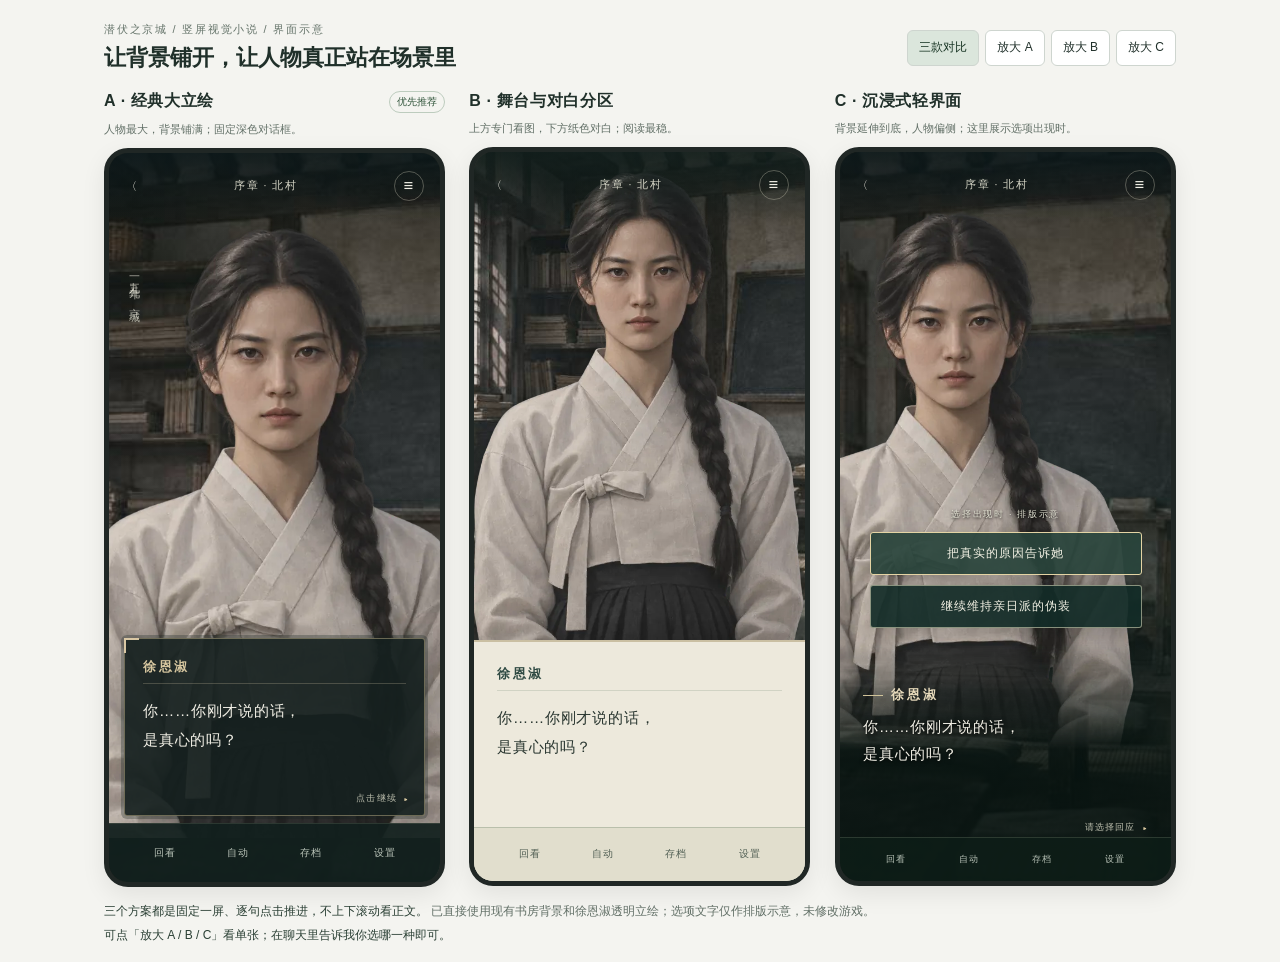
<file: docs/mobile-vn-reference/preview.html>
<!doctype html>
<html lang="zh-CN"><head><meta charset="utf-8"><meta name="viewport" content="width=device-width,initial-scale=1">
<title>潜伏之京城 · 手机竖屏界面方案</title>
<style>
*{box-sizing:border-box}body{margin:0;background:var(--background,#f4f4f0);color:var(--foreground,#20302a);font-family:"Microsoft YaHei","PingFang SC",sans-serif}button{font:inherit;cursor:pointer}.board{max-width:1120px;margin:auto;padding:22px 24px 18px}.intro{display:flex;align-items:center;justify-content:space-between;gap:14px;margin-bottom:17px}.eyebrow{font-size:11px;letter-spacing:.16em;color:var(--muted-foreground,#66756b);margin:0 0 6px}.intro h1{font-size:22px;line-height:1.4;margin:0;font-weight:600}.view-controls{display:flex;gap:6px;flex-wrap:wrap}.view-controls button{border:1px solid var(--border,#ced5cf);border-radius:6px;background:var(--card,#fff);color:var(--foreground,#20302a);padding:8px 11px;font-size:12px;min-height:36px}.view-controls button.active,.view-controls button:hover{background:var(--accent,#dbe6dc);color:var(--accent-foreground,#183524)}.cards{display:grid;grid-template-columns:repeat(3,minmax(0,1fr));gap:24px}.card{min-width:0}.label{display:flex;align-items:center;justify-content:space-between;gap:8px;margin-bottom:8px}.label h2{font-size:16px;margin:0;letter-spacing:.04em}.recommend{font-size:10px;border:1px solid var(--border,#bdccbe);border-radius:20px;padding:3px 7px;color:var(--foreground,#31553b)}.sub{font-size:11px;line-height:1.6;color:var(--muted-foreground,#627067);margin:0 0 10px}.phone{position:relative;width:100%;aspect-ratio:390/844;border:5px solid #202725;border-radius:24px;overflow:hidden;background:#17231e;box-shadow:0 8px 24px #00000014;container-type:inline-size;color-scheme:dark;color:#f4f1e8;isolation:isolate;--scene:url('[data-uri]');--person:url('[data-uri]')}.stage{position:absolute;inset:0;background-image:var(--scene);background-position:48% center;background-size:cover}.stage:after{content:"";position:absolute;inset:0;background:linear-gradient(#07110b42,transparent 35%,#07110b18 65%,#07110b9c)}.actor{position:absolute;background-image:var(--person);background-size:contain;background-position:center bottom;background-repeat:no-repeat;z-index:1;filter:drop-shadow(0 3px 8px #050e0c33)}.hud{position:absolute;top:0;left:0;right:0;z-index:4;display:flex;align-items:center;justify-content:space-between;padding:5.5cqw 5cqw 7cqw;background:linear-gradient(#0a171acc,transparent);font-size:3.3cqw;letter-spacing:.1em;color:#f0eee4}.hud .menu{display:grid;place-items:center;width:9cqw;height:9cqw;border:1px solid #d8d6c055;border-radius:50%;font-size:5cqw}.location{font-size:3.2cqw;color:#d3d3c4;letter-spacing:.14em}.dialogue{position:absolute;z-index:3;left:4.5%;right:4.5%;bottom:9%;height:24.5%;padding:6cqw 5.5cqw 4cqw;border:1px solid #d4c49570;background:#15201fea;box-shadow:0 0 0 3px #13201f48,0 6px 28px #0002;border-radius:3px}.name{font-size:4cqw;font-weight:600;letter-spacing:.2em;color:#d7c7a0;margin:0 0 3.8cqw;padding-bottom:2cqw;border-bottom:1px solid #c7bd9e44}.speech{font-size:4.6cqw;line-height:1.9;letter-spacing:.05em;margin:0;color:#f2f0e6;font-weight:400}.continue{position:absolute;bottom:3cqw;right:4.5cqw;display:flex;align-items:center;gap:2cqw;font-size:2.6cqw;letter-spacing:.13em;color:#bdbfae}.continue b{font-size:3.3cqw;font-weight:400;color:#d8c79f}.toolbar{position:absolute;left:0;bottom:0;right:0;height:8%;z-index:4;display:flex;align-items:center;justify-content:space-evenly;background:#12201eec;border-top:1px solid #c6c5a524;color:#b8c2b7;font-size:3cqw;letter-spacing:.1em}.toolbar span{padding:3cqw 2cqw}.a .actor{width:126%;height:88%;left:-13%;bottom:6%}.a .dialogue:before{content:"";position:absolute;width:4cqw;height:4cqw;border-left:2px solid #d9c7a4;border-top:2px solid #d9c7a4;left:-1px;top:-1px}.a .scene-note{position:absolute;left:5%;top:16%;z-index:2;writing-mode:vertical-rl;font-family:serif;font-size:3.3cqw;letter-spacing:.24em;color:#f0efe0aa}
.b .stage{bottom:32%;background-position:35% center}.b .actor{right:0;width:111%;height:69%;bottom:30%;background-position:right bottom}.b .dialogue{left:0;right:0;bottom:0;height:33%;border:0;border-top:2px solid #cabfa2;background:#ede9dc;color:#29352f;padding:7cqw 7cqw 13cqw;box-shadow:0 -12px 24px #0002;border-radius:0}.b .name{color:#2f4a43;border-color:#a9b3a26b;font-size:4cqw}.b .speech{color:#28352f}.b .continue{bottom:12.5cqw;color:#647469}.b .continue b{color:#3d5b4e}.b .toolbar{height:7.4%;background:#e1decd;color:#526055;border-top:1px solid #b9bfab}.b .hud{background:linear-gradient(#101e1ccc,transparent)}.b .stage:after{background:linear-gradient(#06181322,transparent 45%,#061a1438)}
.c .stage{background-position:59% center}.c .stage:after{background:linear-gradient(#04161333,transparent 30%,#03191555 56%,#06120fe6 85%)}.c .actor{width:111%;height:80%;left:-22%;bottom:18%;background-position:center bottom}.c .dialogue{left:0;right:0;bottom:6%;height:23%;padding:5cqw 7cqw 3cqw;border:0;background:transparent;box-shadow:none}.c .name{color:#e7dabb;border:0;margin-bottom:3cqw;padding-bottom:0}.c .name:before{content:"";display:inline-block;width:6cqw;height:1px;vertical-align:middle;background:#d0c399;margin-right:2.5cqw}.c .speech{font-size:4.5cqw;line-height:1.85;text-shadow:0 1px 4px #000}.c .toolbar{height:6%;background:#0d1e17c9;border-color:#d4d6b728;font-size:2.8cqw}.c .continue{bottom:1cqw;right:7cqw}.choice-stack{position:absolute;z-index:4;top:49%;left:9%;right:9%;display:grid;gap:2.8cqw}.choice-caption{text-align:center;color:#e6e6d6;font-size:2.6cqw;letter-spacing:.2em;margin-bottom:.5cqw;text-shadow:0 1px 3px #000}.choice{min-height:12cqw;border:1px solid #d2d2b39c;background:#122b27e8;color:#f2f1e4;border-radius:3px;display:flex;align-items:center;justify-content:center;padding:3.4cqw 3cqw;font-size:3.65cqw;line-height:1.55;letter-spacing:.08em;box-shadow:0 4px 16px #0002}.choice:first-of-type{border-color:#e4d4a4;background:#29443bea}.choice.selected{outline:2px solid #d1c28e;outline-offset:2px}.bottom-note{margin:14px 0 0;font-size:12px;line-height:1.8;color:var(--muted-foreground,#627067)}.bottom-note strong{color:var(--foreground,#2b4035);font-weight:500}.status{font-size:12px;margin:4px 0 0;color:var(--foreground,#2b4035)}
.c .actor{mask-image:linear-gradient(to bottom,#000 0%,#000 82%,transparent 100%);-webkit-mask-image:linear-gradient(to bottom,#000 0%,#000 82%,transparent 100%)}
@media(max-width:740px){.board{padding:16px}.intro{align-items:flex-start;flex-direction:column}.intro h1{font-size:19px}.cards{grid-template-columns:repeat(3,300px);overflow-x:auto;gap:18px;padding:0 3px 16px;scroll-snap-type:x mandatory}.card{scroll-snap-align:start}.view-controls button{padding:8px 10px}.bottom-note{font-size:11px}}
.board:not([data-view="compare"]) .cards{grid-template-columns:minmax(0,390px);justify-content:center;overflow:visible}.board[data-view="a"] .card:not([data-option="a"]),.board[data-view="b"] .card:not([data-option="b"]),.board[data-view="c"] .card:not([data-option="c"]){display:none}.board:not([data-view="compare"]) .sub{font-size:12px}.board:not([data-view="compare"]) .label h2{font-size:18px}
</style></head><body>
<main class="board" data-view="compare"><header class="intro"><div><p class="eyebrow">潜伏之京城 / 竖屏视觉小说 / 界面示意</p><h1>让背景铺开，让人物真正站在场景里</h1></div><nav class="view-controls" aria-label="预览方式"><button type="button" data-view="compare" class="active">三款对比</button><button type="button" data-view="a">放大 A</button><button type="button" data-view="b">放大 B</button><button type="button" data-view="c">放大 C</button></nav></header>
<section class="cards" aria-label="三个手机竖屏界面方案">
<article class="card" data-option="a"><div class="label"><h2>A · 经典大立绘</h2><span class="recommend">优先推荐</span></div><p class="sub">人物最大，背景铺满；固定深色对话框。</p><div class="phone a"><div class="stage"></div><div class="actor" role="img" aria-label="徐恩淑透明立绘"></div><div class="hud"><span>〈</span><span class="location">序章 · 北村</span><span class="menu">≡</span></div><span class="scene-note">一九三九年 · 京城</span><section class="dialogue"><h3 class="name">徐恩淑</h3><p class="speech">你……你刚才说的话，<br>是真心的吗？</p><div class="continue"><span>点击继续</span><b>▸</b></div></section><nav class="toolbar" aria-label="示意工具栏"><span>回看</span><span>自动</span><span>存档</span><span>设置</span></nav></div></article>
<article class="card" data-option="b"><div class="label"><h2>B · 舞台与对白分区</h2></div><p class="sub">上方专门看图，下方纸色对白；阅读最稳。</p><div class="phone b"><div class="stage"></div><div class="actor" role="img" aria-label="徐恩淑透明立绘"></div><div class="hud"><span>〈</span><span class="location">序章 · 北村</span><span class="menu">≡</span></div><section class="dialogue"><h3 class="name">徐恩淑</h3><p class="speech">你……你刚才说的话，<br>是真心的吗？</p><div class="continue"><span>点击继续</span><b>▸</b></div></section><nav class="toolbar" aria-label="示意工具栏"><span>回看</span><span>自动</span><span>存档</span><span>设置</span></nav></div></article>
<article class="card" data-option="c"><div class="label"><h2>C · 沉浸式轻界面</h2></div><p class="sub">背景延伸到底，人物偏侧；这里展示选项出现时。</p><div class="phone c"><div class="stage"></div><div class="actor" role="img" aria-label="徐恩淑透明立绘"></div><div class="hud"><span>〈</span><span class="location">序章 · 北村</span><span class="menu">≡</span></div><div class="choice-stack"><div class="choice-caption">选择出现时 · 排版示意</div><button type="button" class="choice">把真实的原因告诉她</button><button type="button" class="choice">继续维持亲日派的伪装</button></div><section class="dialogue"><h3 class="name">徐恩淑</h3><p class="speech">你……你刚才说的话，<br>是真心的吗？</p><div class="continue"><span>请选择回应</span><b>▸</b></div></section><nav class="toolbar" aria-label="示意工具栏"><span>回看</span><span>自动</span><span>存档</span><span>设置</span></nav></div></article>
</section><p class="bottom-note"><strong>三个方案都是固定一屏、逐句点击推进，不上下滚动看正文。</strong> 已直接使用现有书房背景和徐恩淑透明立绘；选项文字仅作排版示意，未修改游戏。</p><p class="status" aria-live="polite">可点「放大 A / B / C」看单张；在聊天里告诉我你选哪一种即可。</p></main>
<script>const board=document.querySelector('.board');document.querySelectorAll('.view-controls button').forEach(b=>b.addEventListener('click',()=>{board.dataset.view=b.dataset.view;document.querySelectorAll('.view-controls button').forEach(x=>x.classList.toggle('active',x===b));}));document.querySelectorAll('.choice').forEach(b=>b.addEventListener('click',()=>{document.querySelectorAll('.choice').forEach(x=>x.classList.toggle('selected',x===b));document.querySelector('.status').textContent='这是选项的视觉示意，不会推进或修改游戏。';}));</script></body></html>
</file>
